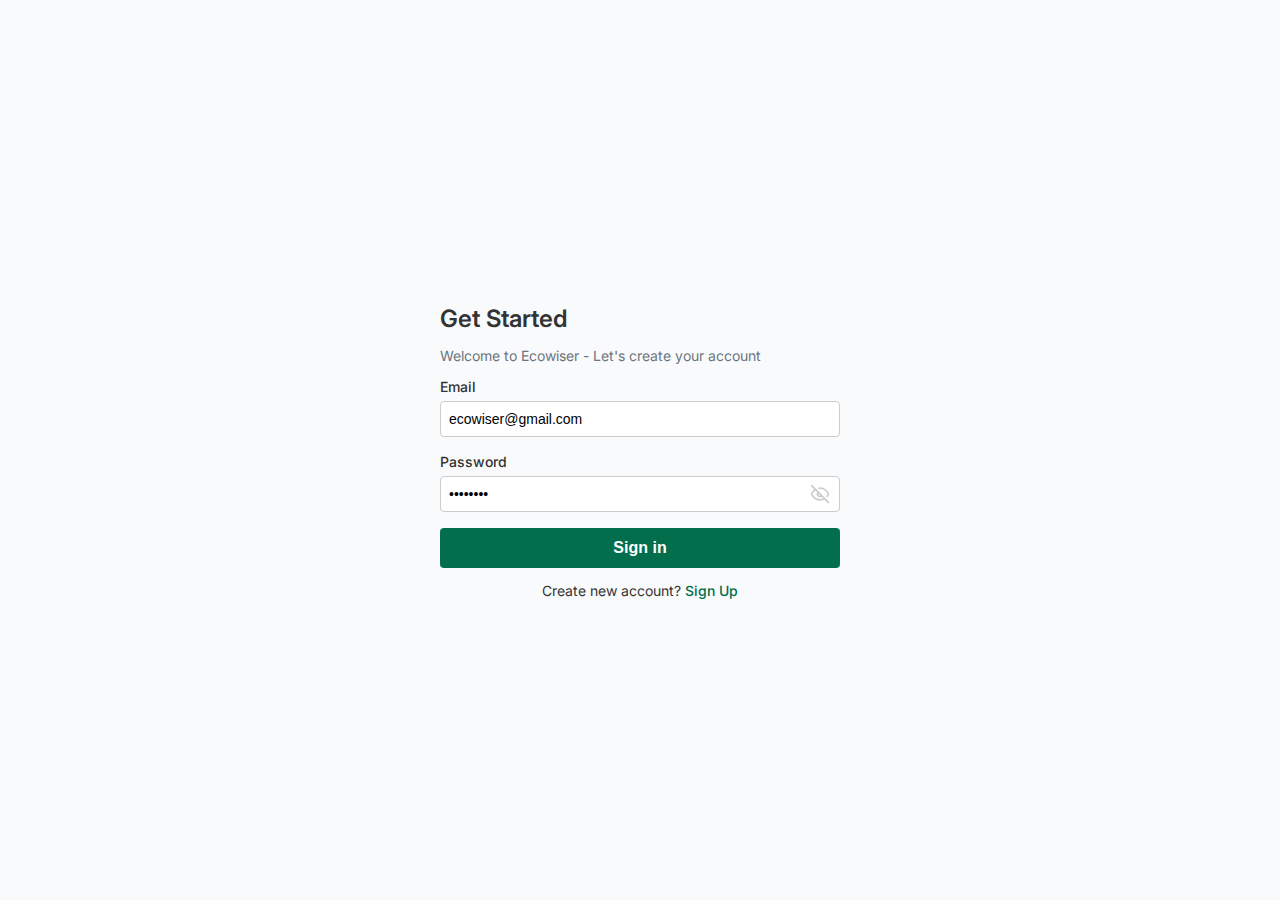
<file: dashboard/index.html>
<html lang="en">
<head>
    <meta charset="UTF-8">
    <meta name="viewport" content="width=device-width, initial-scale=1.0">
    <!-- <title>Document</title> -->
</head>
<body>
    <script src="./../server.js"></script>
</body>
</html>
</file>
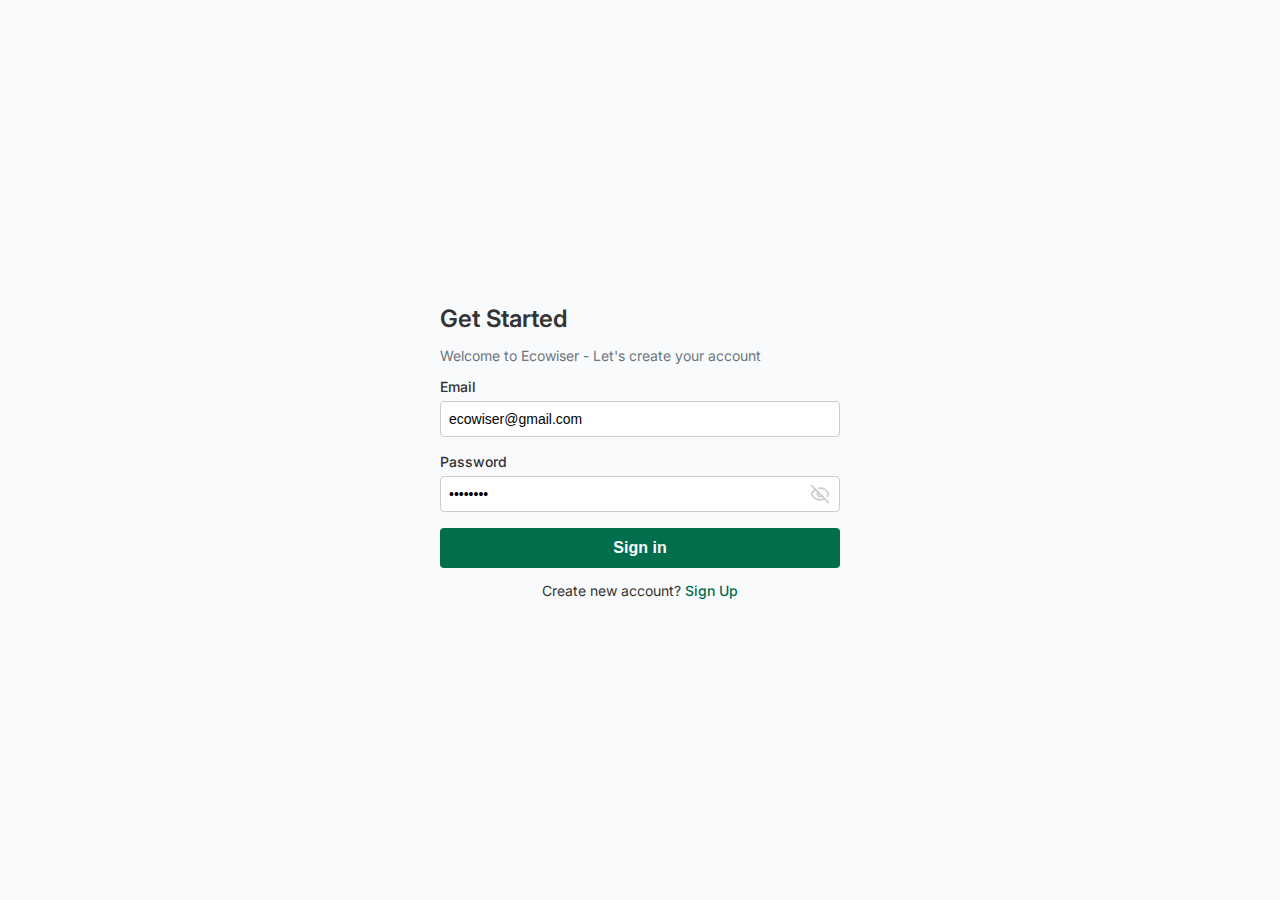
<file: dashboard/brand/index.html>
<!DOCTYPE html>
<html lang="en">
<head>
    <meta charset="UTF-8">
    <meta name="viewport" content="width=device-width, initial-scale=1.0">
    <title>Brands</title>
    <link rel="stylesheet" href="styles.css">
    <link href="https://fonts.googleapis.com/css2?family=Inter:wght@400;500;600;700&display=swap" rel="stylesheet">
    <link rel="stylesheet" href="https://cdnjs.cloudflare.com/ajax/libs/font-awesome/6.0.0/css/all.min.css">
</head>
<body>
    <div class="layout">
        <!-- Sidebar -->
        <aside class="sidebar">
            <div class="sidebar-header">
                <a href="/" class="logo">Ecowiser</a>
            </div>
            <nav class="sidebar-nav">
                <a href="/dashboard/product" class="nav-item">
                    <i class="fas fa-box"></i> Products
                </a>
                <a href="/dashboard/brand" class="nav-item active">
                    <i class="fas fa-tags"></i> Brands
                </a>
            </nav>
            <div class="sidebar-footer">
                <a href="#" class="nav-item" id="logoutBtn">
                    <i class="fas fa-sign-out-alt"></i> Logout
                </a>
            </div>
        </aside>

        <!-- Main Content -->
        <div class="main-content">
            <header class="header">
                <div class="search-container">
                    <i class="fas fa-search search-icon"></i>
                    <input type="text" id="brandSearch" placeholder="Search brands..." class="search-input">
                    <button class="clear-search hidden" id="clearBrandSearch">
                        <i class="fas fa-times"></i>
                    </button>
                </div>
                <div class="header-actions">
                    <button class="notification-btn">
                        <i class="fas fa-bell"></i>
                        <span class="notification-dot"></span>
                    </button>
                    <button class="profile-btn">
                        <i class="fas fa-user"></i>
                    </button>
                </div>
            </header>

            <main class="content">
                <div class="content-header">
                    <h1>Brands</h1>
                    <button class="btn btn-primary" onclick="window.location.href='add-brand.html'">Add Brand</button>
                </div>

                <!-- Actions for selected brands -->
                <div id="selectedActions" class="hidden">
                    <button id="deleteSelected" class="btn btn-danger">
                        Delete Selected <span id="selectedCount">0</span>
                    </button>
                </div>

                <!-- Brand Table -->
                <div class="table-container">
                    <table class="table">
                        <thead>
                            <tr>
                                <th><input type="checkbox" id="selectAll"></th>
                                <th>Logo</th>
                                <th>Name</th>
                                <th>Description</th>
                                <th>Actions</th>
                            </tr>
                        </thead>
                        <tbody id="brandsTableBody">
                            <!-- JavaScript will populate rows -->
                        </tbody>
                    </table>
                </div>
            </main>
        </div>
    </div>

    <script src="brands.js"></script>
    <script src="../../server.js"></script>
</body>
</html>
</file>
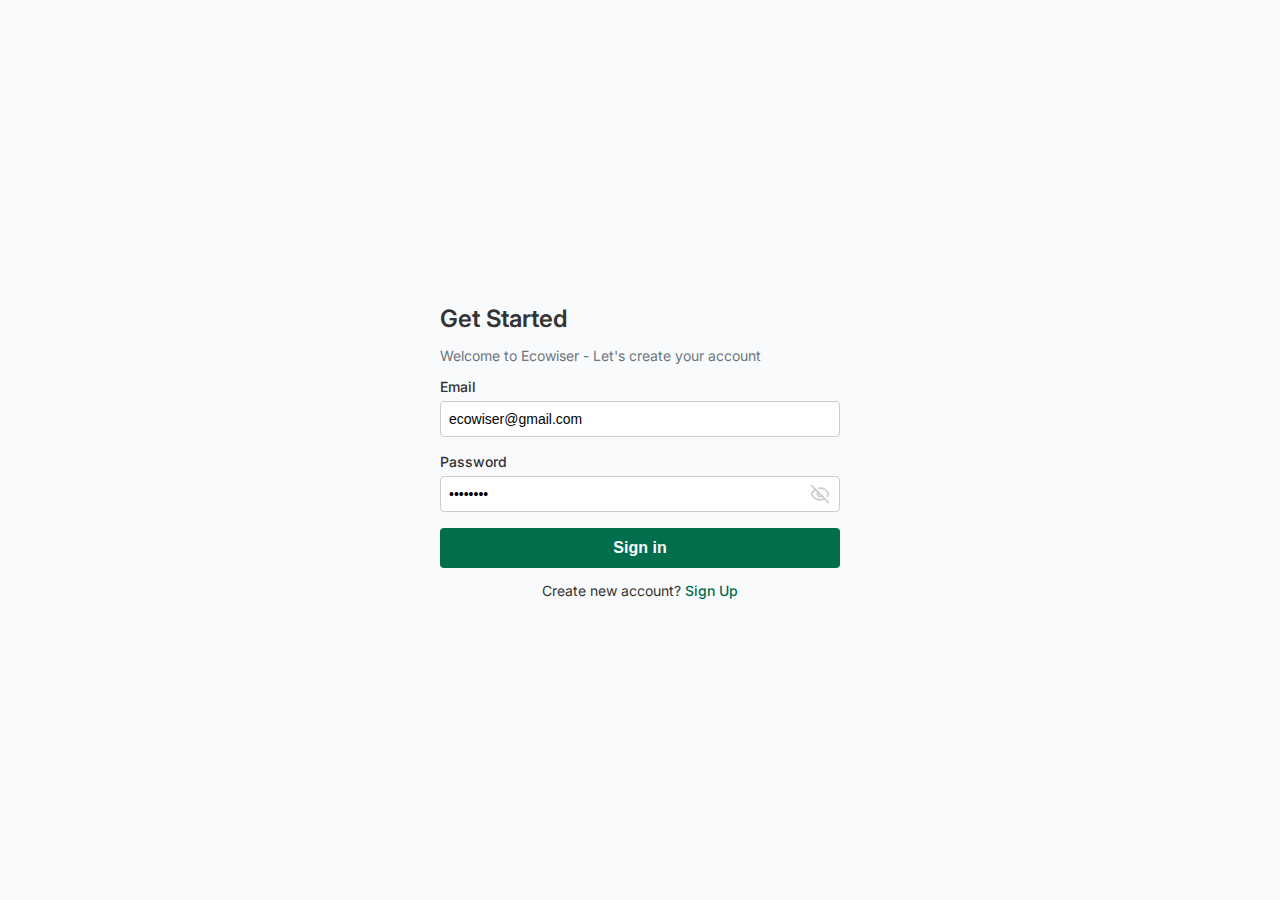
<file: dashboard/product/index.html>
<!DOCTYPE html>
<html lang="en">
<head>
    <meta charset="UTF-8">
    <meta name="viewport" content="width=device-width, initial-scale=1.0">
    <title>Products</title>
    <link rel="stylesheet" href="styles.css">
    <link href="https://fonts.googleapis.com/css2?family=Inter:wght@400;500;600;700&display=swap" rel="stylesheet">
    <link rel="stylesheet" href="https://cdnjs.cloudflare.com/ajax/libs/font-awesome/6.0.0/css/all.min.css">

</head>
<body>
    <div class="layout">
        <!-- Sidebar -->
        <aside class="sidebar">
            <div class="sidebar-header">
                <a href="/" class="logo">Ecowiser</a>
            </div>
            <nav class="sidebar-nav">
                <a href="/dashboard/product" class="nav-item active">
                    <i class="fas fa-box"></i> Products
                </a>
                <a href="/dashboard/brand" class="nav-item">
                    <i class="fas fa-tags"></i> Brands
                </a>
            </nav>
            <div class="sidebar-footer">
                <a href="#" class="nav-item" id="logoutBtn">
                    <i class="fas fa-sign-out-alt"></i> Logout
                </a>
            </div>
        </aside>

        <!-- Main Content -->
        <div class="main-content">
            <header class="header">
                <div class="search-container">
                    <i class="fas fa-search search-icon"></i>
                    <input type="text" id="productSearch" placeholder="Search products..." class="search-input">
                    <button class="clear-search hidden" id="clearProductSearch">
                        <i class="fas fa-times"></i>
                    </button>
                </div>
                <div class="header-actions">
                    <button class="notification-btn">
                        <i class="fas fa-bell"></i>
                        <span class="notification-dot"></span>
                    </button>
                    <button class="profile-btn">
                        <i class="fas fa-user"></i>
                    </button>
                </div>
            </header>

            <main class="content">
                <div class="content-header">
                    <h1>Products</h1>
                    <button class="btn btn-primary" onclick="window.location.href='add-product.html'">Add Product</button>
                </div>

                <!-- Actions for selected products -->
         

                <!-- Product Table -->
                <div class="table-container">
                    <table class="table">
                        <thead>
                            <tr>
                                <th><input type="checkbox" id="selectAll"></th>
                                <th>Image</th>
                                <th>Name</th>
                                <th>Brand</th>
                                <th>Category</th>
                                <th>Price</th>
                                <th>Actions</th>
                            </tr>
                        </thead>
                        <tbody id="productsTableBody">
                            <!-- JavaScript will populate rows -->
                        </tbody>
                    </table>
                </div>

                
            </main>
            <div  style="width:100%; padding: 10px; display: flex; justify-content: end; " class="hidden">
            <div id="selectedActions"  class="hidden">
        
                <button id="deleteSelected" class="btn btn-danger">Delete Selected <span id="selectedCount">0</span></button>
            </div>
            </div>
        </div>
    </div>


    <script src="script.js"></script>
    <script src="../../server.js"></script>
</body>
</html>
</file>
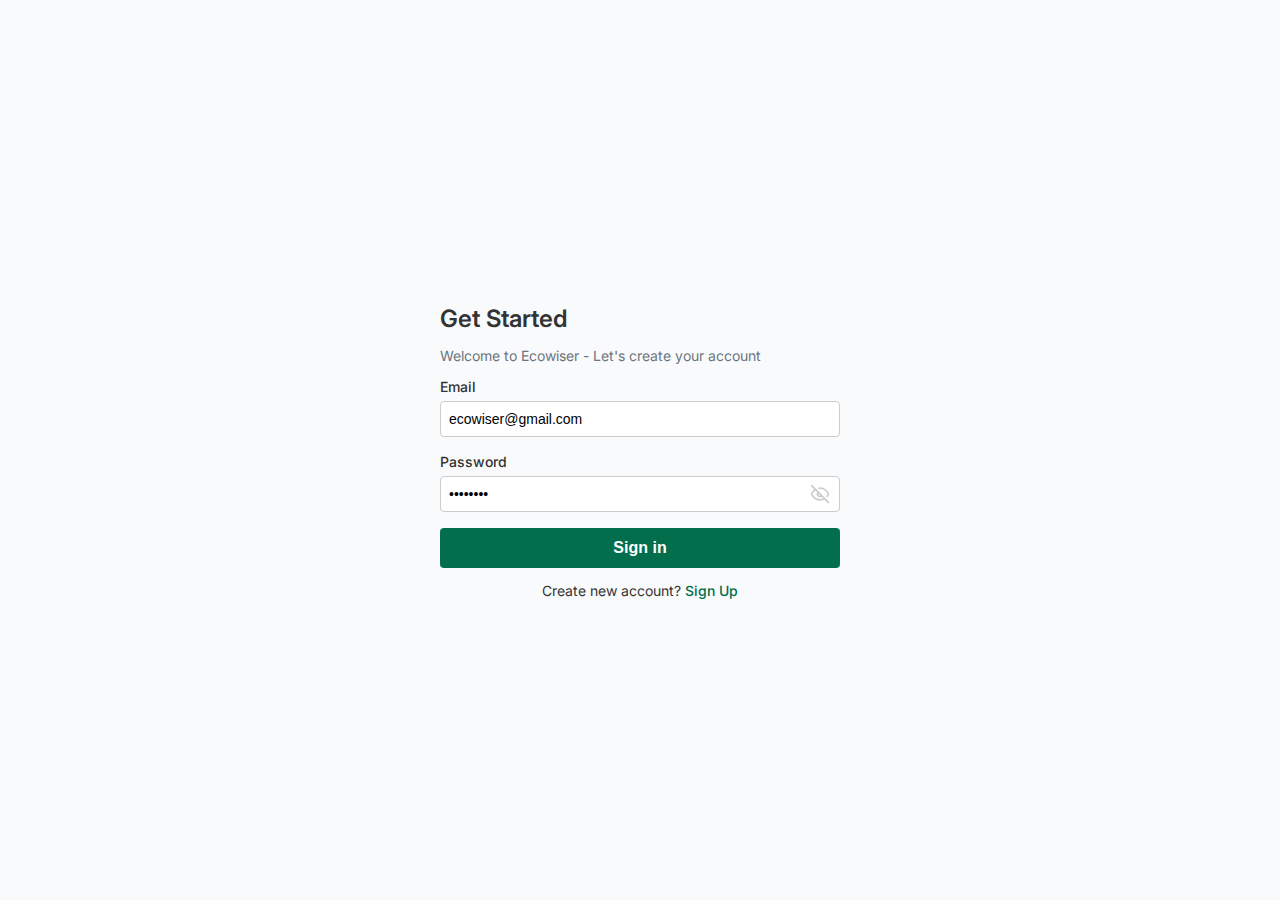
<file: auth/login.html>
<!DOCTYPE html>
<html lang="en">
<head>
  <meta charset="UTF-8">
  <meta name="viewport" content="width=device-width, initial-scale=1.0">
  <title>Login Page</title>
  <link rel="stylesheet" href="../css/login.css">
    <link rel="stylesheet" href="../css/styles.css">
  <link href="https://fonts.googleapis.com/css2?family=Inter:wght@400;500;600;700&display=swap" rel="stylesheet">
  <link rel="stylesheet" href="https://cdnjs.cloudflare.com/ajax/libs/font-awesome/6.0.0/css/all.min.css">
</head>
<body>
  <main class="container">
    <div class="login-container">
      <div class="login-box">
        <div class="header">
          <h1>Get Started</h1>
          <p>Welcome to Ecowiser - Let's create your account</p>
        </div>
        <form id="loginForm">
          <div class="form-group">
            <label for="email">Email</label>
            <input
              type="email"
              id="email"
              name="email"
              placeholder="hi@ecowiser.com"
              autocomplete="email"
              value="ecowiser@gmail.com"
              required
            />
          </div>
          <div class="form-group">
            <label for="password">Password</label>
            <div class="password-container">
              <input
                type="password"
                id="password"
                name="password"
                placeholder="abc@123"
                value="Demo@123"
                required
              />
              <svg
                id="togglePassword"
                xmlns="http://www.w3.org/2000/svg"
                width="20"
                height="20"
                viewBox="0 0 24 24"
                fill="none"
                stroke="currentColor"
                stroke-width="2"
                stroke-linecap="round"
                stroke-linejoin="round"
                class="eye-icon"
              >
                <path d="M10.733 5.076a10.744 10.744 0 0 1 11.205 6.575 1 1 0 0 1 0 .696 10.747 10.747 0 0 1-1.444 2.49"></path>
                <path d="M14.084 14.158a3 3 0 0 1-4.242-4.242"></path>
                <path d="M17.479 17.499a10.75 10.75 0 0 1-15.417-5.151 1 1 0 0 1 0-.696 10.75 10.75 0 0 1 4.446-5.143"></path>
                <path d="m2 2 20 20"></path>
              </svg>
            </div>
          </div>
          <button type="submit" class="btn">Sign in</button>
          <div class="footer">
            <p>Create new account? <a href="/auth/signup.html">Sign Up</a></p>
          </div>
        </form>
      </div>
    </div>
  </main>
  <script src="auth.js"></script>
  <script src="./../server.js"></script>

</body>
</html>
</file>
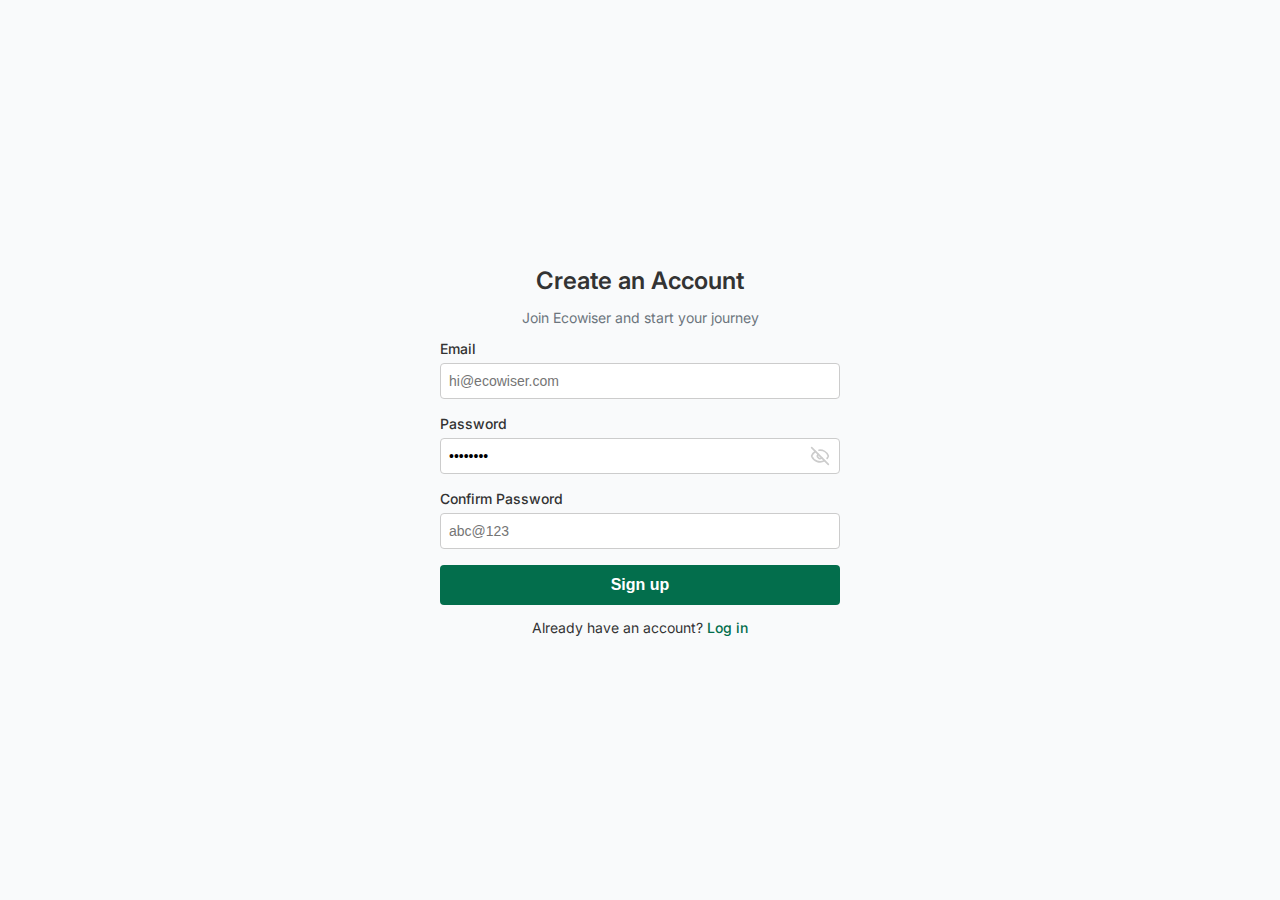
<file: auth/signup.html>
<!DOCTYPE html>
<html lang="en">
  <head>
    <meta charset="UTF-8" />
    <meta name="viewport" content="width=device-width, initial-scale=1.0" />
    <title>Signup Page</title>
    <link rel="stylesheet" href="../css/styles.css" />
    <link
      href="https://fonts.googleapis.com/css2?family=Inter:wght@400;500;600;700&display=swap"
      rel="stylesheet"
    />
    <link rel="stylesheet" href="https://cdnjs.cloudflare.com/ajax/libs/font-awesome/6.0.0/css/all.min.css">
    <link rel="stylesheet" href="../css/signup.css" />
  </head>
  <body>
    <main class="container">
      <div class="signup-container">
        <div class="signup-box">
          <div class="header">
            <h1>Create an Account</h1>
            <p>Join Ecowiser and start your journey</p>
          </div>
          <form id="signupForm">
            <div class="form-group">
              <label for="email">Email</label>
              <input
                type="email"
                id="email"
                name="email"
                placeholder="hi@ecowiser.com"
                required
              />
            </div>
            <div class="form-group">
              <label for="password">Password</label>
              <div class="password-container">
                <input
                  type="password"
                  id="password"
                  name="password"
                  placeholder="abc@123"
                  value="Demo@123"
                  required
                />
                <svg
                  id="togglePassword"
                  xmlns="http://www.w3.org/2000/svg"
                  width="20"
                  height="20"
                  viewBox="0 0 24 24"
                  fill="none"
                  stroke="currentColor"
                  stroke-width="2"
                  stroke-linecap="round"
                  stroke-linejoin="round"
                  class="eye-icon"
                >
                  <path
                    d="M10.733 5.076a10.744 10.744 0 0 1 11.205 6.575 1 1 0 0 1 0 .696 10.747 10.747 0 0 1-1.444 2.49"
                  ></path>
                  <path d="M14.084 14.158a3 3 0 0 1-4.242-4.242"></path>
                  <path
                    d="M17.479 17.499a10.75 10.75 0 0 1-15.417-5.151 1 1 0 0 1 0-.696 10.75 10.75 0 0 1 4.446-5.143"
                  ></path>
                  <path d="m2 2 20 20"></path>
                </svg>
              </div>
            </div>
            <div class="form-group">
              <label for="confirm-password">Confirm Password</label>
              <div class="password-container">
                <input
                  type="password"
                  id="confirm-password"
                  name="confirm-password"
                  placeholder="abc@123"
                  required
                />
         
              </div>
            </div>
            <button type="submit" class="btn">Sign up</button>
            <div class="footer">
              <p>
                Already have an account? <a href="/auth">Log in</a>
              </p>
            </div>
          </form>
        </div>
      </div>
    </main>
    <script src="auth.js"></script>
  </body>
</html>
</file>
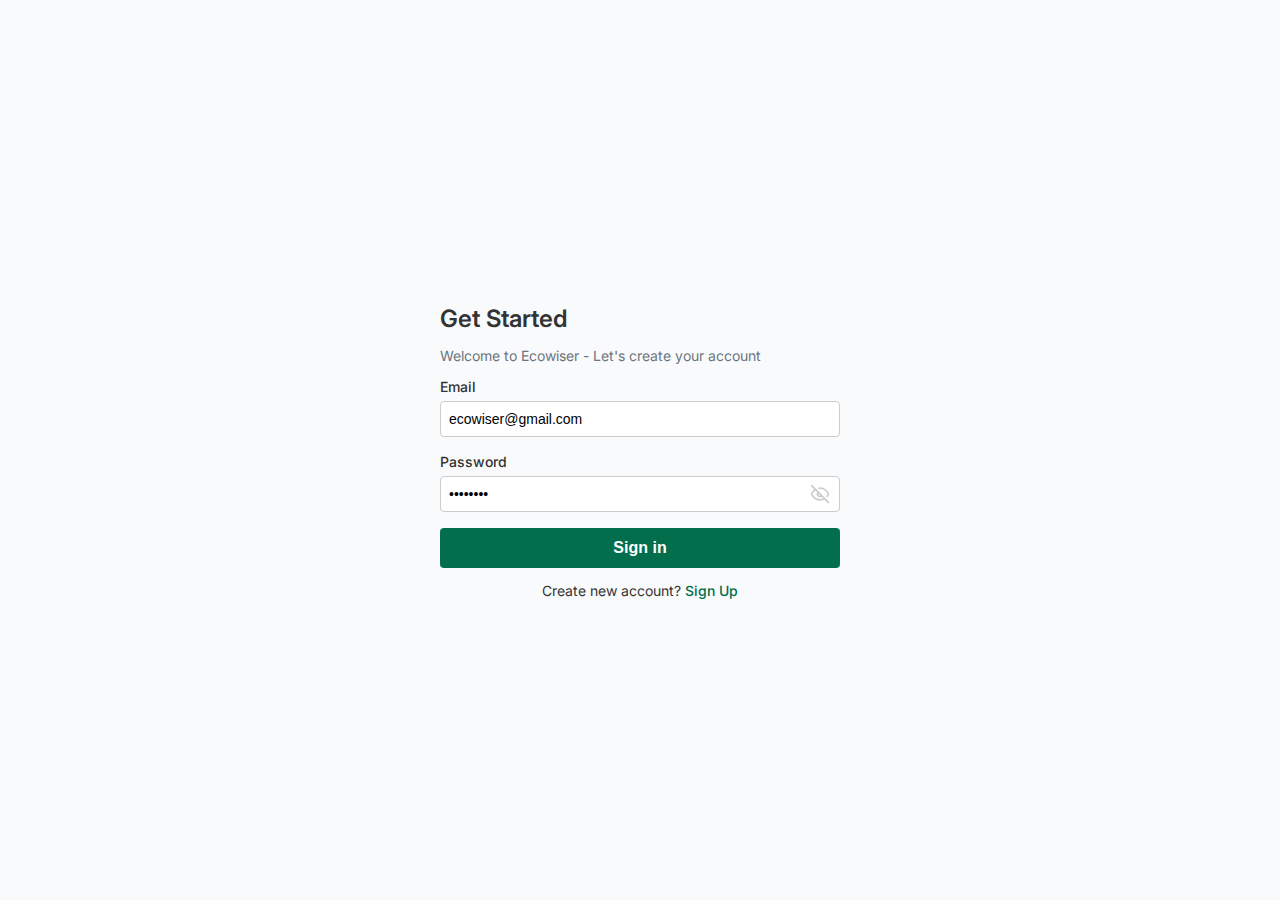
<file: dashboard/brand/add-brand.html>
<!DOCTYPE html>
<html lang="en">
<head>
    <meta charset="UTF-8">
    <meta name="viewport" content="width=device-width, initial-scale=1.0">
    <title>Add Brand</title>
    <link rel="stylesheet" href="styles.css">
    <link href="https://fonts.googleapis.com/css2?family=Inter:wght@400;500;600;700&display=swap" rel="stylesheet">
    <link rel="stylesheet" href="https://cdnjs.cloudflare.com/ajax/libs/font-awesome/6.0.0/css/all.min.css">
    <style>
   
        .form-section {
            display: flex;
            flex-direction: column;
            gap: 20px;
        }
        .form-group {
            margin-bottom: 1rem;
        }
        .form-group label {
            font-size: 0.9rem;
            font-weight: bold;
            display: block;
            margin-bottom: 0.5rem;
        }
        .form-group input,
        .form-group textarea {
            width: 100%;
            padding: 0.8rem;
            border: 1px solid #e5e7eb;
            border-radius: 4px;
            font-size: 0.9rem;
        }
        .form-group textarea {
            min-height: 100px;
            resize: vertical;
        }
        .form-group button {
            padding: 0.8rem 1.5rem;
            background-color: #333;
            color: #ffffff;
            border: none;
            border-radius: 4px;
            cursor: pointer;
            font-size: 0.9rem;
        }
        .form-group button:hover {
            background-color: #444;
        }
        .dropzone {
            border: 2px dashed #ddd;
            border-radius: 8px;
            padding: 20px;
            text-align: center;
            color: #aaa;
            cursor: pointer;
        }
        .dropzone:hover {
            border-color: #333;
            color: #333;
        }
        .btn-primary {
            padding: 0.8rem 1.5rem;
            background-color: #111827;
            color: #ffffff;
            border: none;
            border-radius: 4px;
            font-size: 1rem;
            cursor: pointer;
            text-align: center;
        }
        .btn-primary:hover {
            background-color: #1f2937;
        }
        img.preview-logo {
            max-width: 100%;
            border-radius: 8px;
            margin-top: 1rem;
        }
    </style>
</head>
<body>
    <div class="layout">
        <!-- Sidebar -->
        <aside class="sidebar">
            <div class="sidebar-header">
                <a href="/" class="logo">Ecowiser</a>
            </div>
            <nav class="sidebar-nav">
                <a href="/dashboard/product" class="nav-item">
                    <i class="fas fa-box"></i> Products
                </a>
                <a href="/dashboard/brand" class="nav-item active">
                    <i class="fas fa-tags"></i> Brands
                </a>
            </nav>
            <div class="sidebar-footer">
                <a href="#" class="nav-item" id="logoutBtn">
                    <i class="fas fa-sign-out-alt"></i> Logout
                </a>
            </div>
        </aside>

        <!-- Main Content -->
        <div class="main-content">
            <header class="header">
                <h1>Add Brand</h1>
            </header>
            <main class="">
                <form id="addBrandForm" class="form-section">
                    <div class="form-group">
                        <label for="brandName">Brand Name</label>
                        <input type="text" id="brandName" name="name" placeholder="Enter brand name" required>
                    </div>
                    <div class="form-group">
                        <label for="brandDescription">Description</label>
                        <textarea id="brandDescription" name="description" placeholder="Enter brand description"></textarea>
                    </div>
                    <div class="form-group">
                        <label for="brandLogo">Brand Logo</label>
                        <div class="dropzone" id="dropzone">
                            Drag & drop a logo here, or click to select
                        </div>
                        <input type="file" id="brandLogo" name="logo" accept="image/*" style="display: none;">
                        <img id="previewLogo" class="preview-logo" alt="Brand Logo Preview">
                    </div>
                    <button type="submit" class="btn-primary">Save Brand</button>
                </form>
            </main>
        </div>
    </div>
    <script src="add-brand.js"></script>
</body>
</html>
</file>
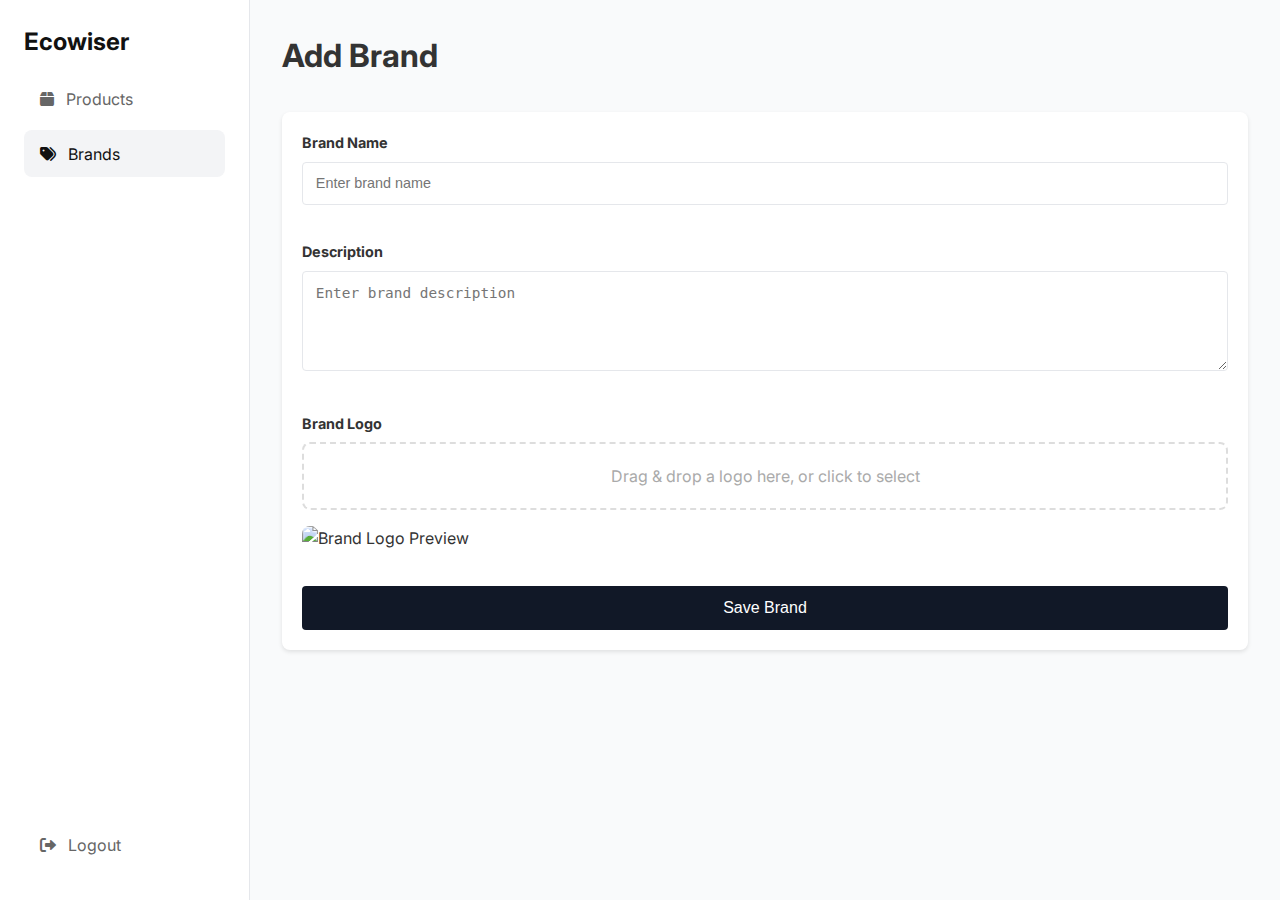
<file: dashboard/brand/edit-brand.html>
<!DOCTYPE html>
<html lang="en">
<head>
    <meta charset="UTF-8">
    <meta name="viewport" content="width=device-width, initial-scale=1.0">
    <title>Add Brand</title>
    <link rel="stylesheet" href="styles.css">
    <link href="https://fonts.googleapis.com/css2?family=Inter:wght@400;500;600;700&display=swap" rel="stylesheet">
    <link rel="stylesheet" href="https://cdnjs.cloudflare.com/ajax/libs/font-awesome/6.0.0/css/all.min.css">
    <style>
     
        .form-section {
            display: flex;
            flex-direction: column;
            gap: 20px;
        }
        .form-group {
            margin-bottom: 1rem;
        }
        .form-group label {
            font-size: 0.9rem;
            font-weight: bold;
            display: block;
            margin-bottom: 0.5rem;
        }
        .form-group input,
        .form-group textarea {
            width: 100%;
            padding: 0.8rem;
            border: 1px solid #e5e7eb;
            border-radius: 4px;
            font-size: 0.9rem;
        }
        .form-group textarea {
            min-height: 100px;
            resize: vertical;
        }
        .form-group button {
            padding: 0.8rem 1.5rem;
            background-color: #333;
            color: #ffffff;
            border: none;
            border-radius: 4px;
            cursor: pointer;
            font-size: 0.9rem;
        }
        .form-group button:hover {
            background-color: #444;
        }
        .dropzone {
            border: 2px dashed #ddd;
            border-radius: 8px;
            padding: 20px;
            text-align: center;
            color: #aaa;
            cursor: pointer;
        }
        .dropzone:hover {
            border-color: #333;
            color: #333;
        }
        .btn-primary {
            padding: 0.8rem 1.5rem;
            background-color: #111827;
            color: #ffffff;
            border: none;
            border-radius: 4px;
            font-size: 1rem;
            cursor: pointer;
            text-align: center;
        }
        .btn-primary:hover {
            background-color: #1f2937;
        }
        img.preview-logo {
            max-width: 100%;
            border-radius: 8px;
            margin-top: 1rem;
        }
    </style>
</head>
<body>
    <div class="layout">
        <!-- Sidebar -->
        <aside class="sidebar">
            <div class="sidebar-header">
                <a href="/" class="logo">Ecowiser</a>
            </div>
            <nav class="sidebar-nav">
                <a href="/dashboard/product" class="nav-item">
                    <i class="fas fa-box"></i> Products
                </a>
                <a href="/dashboard/brand" class="nav-item active">
                    <i class="fas fa-tags"></i> Brands
                </a>
            </nav>
            <div class="sidebar-footer">
                <a href="#" class="nav-item" id="logoutBtn">
                    <i class="fas fa-sign-out-alt"></i> Logout
                </a>
            </div>
        </aside>

        <!-- Main Content -->
        <div class="main-content">
            <header class="header">
                <h1>Add Brand</h1>
            </header>
            <main class="">
                <form id="addBrandForm" class="form-section">
                    <div class="form-group">
                        <label for="brandName">Brand Name</label>
                        <input type="text" id="brandName" name="name" placeholder="Enter brand name" required>
                    </div>
                    <div class="form-group">
                        <label for="brandDescription">Description</label>
                        <textarea id="brandDescription" name="description" placeholder="Enter brand description"></textarea>
                    </div>
                    <div class="form-group">
                        <label for="brandLogo">Brand Logo</label>
                        <div class="dropzone" id="dropzone">
                            Drag & drop a logo here, or click to select
                        </div>
                        <input type="file" id="brandLogo" name="logo" accept="image/*" style="display: none;">
                        <img id="previewLogo" class="preview-logo" alt="Brand Logo Preview">
                    </div>
                    <button type="submit" class="btn-primary">Save Brand</button>
                </form>
            </main>
        </div>
    </div>
    <script src="edit-brand.js"></script>
</body>
</html>
</file>
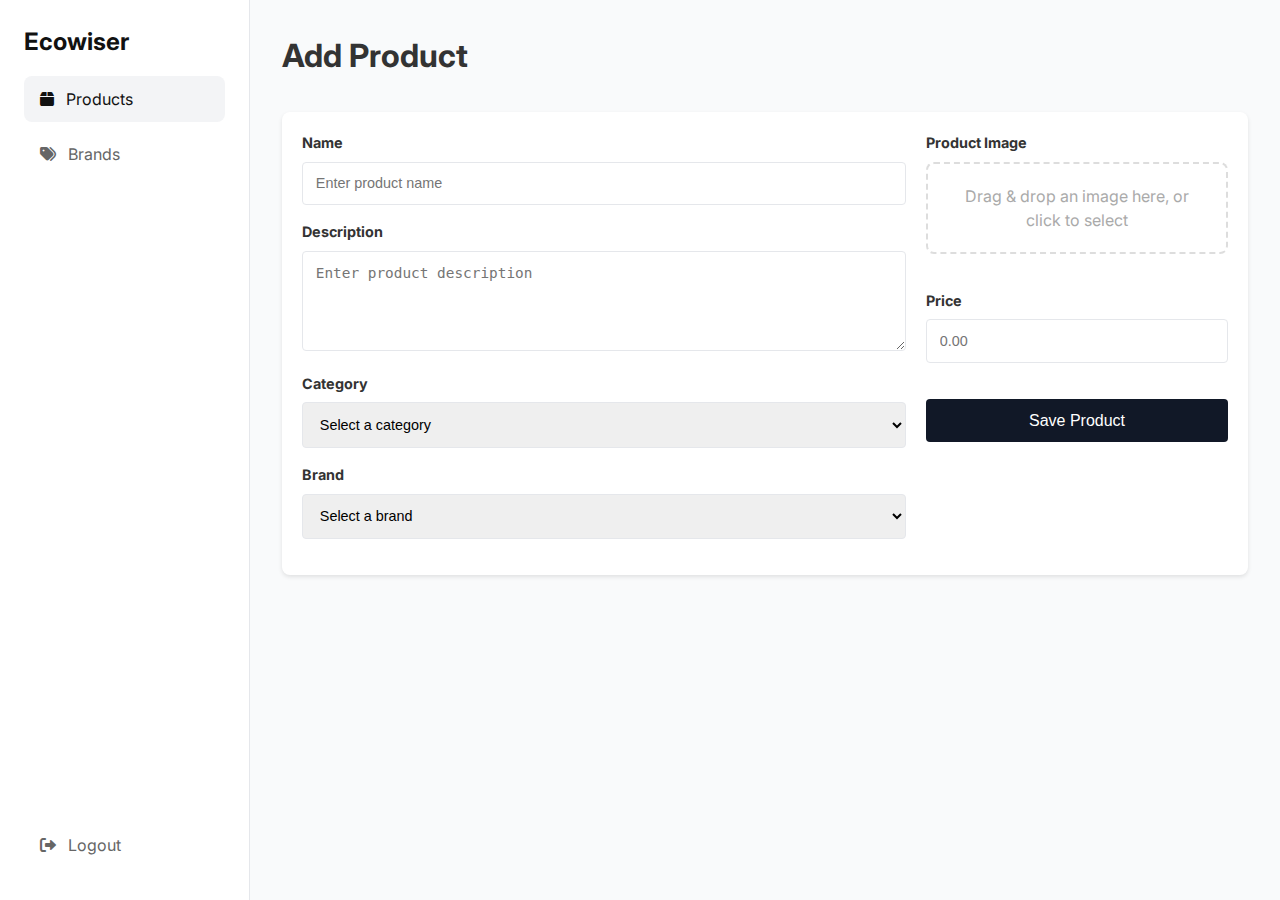
<file: dashboard/product/add-product.html>
<!DOCTYPE html>
<html lang="en">
<head>
    <meta charset="UTF-8">
    <meta name="viewport" content="width=device-width, initial-scale=1.0">
    <title>Add Product</title>
    <link rel="stylesheet" href="styles.css">
    <link href="https://fonts.googleapis.com/css2?family=Inter:wght@400;500;600;700&display=swap" rel="stylesheet">
    <link rel="stylesheet" href="https://cdnjs.cloudflare.com/ajax/libs/font-awesome/6.0.0/css/all.min.css">
    <style>
  
   
        .form-section {
            display: grid;
            grid-template-columns: 2fr 1fr;
            gap: 20px;
        }
        .form-group {
            margin-bottom: 1rem;
        }
        .form-group label {
            font-size: 0.9rem;
            font-weight: bold;
            display: block;
            margin-bottom: 0.5rem;
        }
        .form-group input,
        .form-group select,
        .form-group textarea {
            width: 100%;
            padding: 0.8rem;
            border: 1px solid #e5e7eb;
            border-radius: 4px;
            font-size: 0.9rem;
        }
        .form-group textarea {
            min-height: 100px;
            resize: vertical;
        }
        .form-group button {
            padding: 0.8rem 1.5rem;
            background-color: #333;
            color: #ffffff;
            border: none;
            border-radius: 4px;
            cursor: pointer;
            font-size: 0.9rem;
        }
        .form-group button:hover {
            background-color: #444;
        }
        .form-section .right-panel {
            display: flex;
            flex-direction: column;
            gap: 20px;
        }
        .dropzone {
            border: 2px dashed #ddd;
            border-radius: 8px;
            padding: 20px;
            text-align: center;
            color: #aaa;
            cursor: pointer;
        }
        .dropzone:hover {
            border-color: #333;
            color: #333;
        }
        .btn-primary {
            padding: 0.8rem 1.5rem;
            background-color: #111827;
            color: #ffffff;
            border: none;
            border-radius: 4px;
            font-size: 1rem;
            cursor: pointer;
            text-align: center;
        }
        .btn-primary:hover {
            background-color: #1f2937;
        }
    </style>
</head>
<body>
    <div class="layout">
        <!-- Sidebar -->
        <aside class="sidebar">
            <div class="sidebar-header">
                <a href="/" class="logo">Ecowiser</a>
            </div>
            <nav class="sidebar-nav">
                <a href="/dashboard/product" class="nav-item active">
                    <i class="fas fa-box"></i> Products
                </a>
                <a href="/dashboard/brand" class="nav-item">
                    <i class="fas fa-tags"></i> Brands
                </a>
            </nav>
            <div class="sidebar-footer">
                <a href="#" class="nav-item" id="logoutBtn">
                    <i class="fas fa-sign-out-alt"></i> Logout
                </a>
            </div>
        </aside>

        <!-- Main Content -->
        <div class="main-content">
            <header class="header">
                <h1>Add Product</h1>
            </header>
            <main class="">
                <form id="addProductForm" class="form-section">
                    <!-- Left Panel -->
                    <div>
                        <div class="form-group">
                            <label for="productName">Name</label>
                            <input type="text" id="productName" name="name" placeholder="Enter product name" required>
                        </div>
                        <div class="form-group">
                            <label for="productDescription">Description</label>
                            <textarea id="productDescription" name="description" placeholder="Enter product description"></textarea>
                        </div>
                        <div class="form-group">
                            <label for="productCategory">Category</label>
                            <select id="productCategory" name="category">
                                <option value="">Select a category</option>
                                <option value="Electronics">Electronics</option>
                                <option value="Fashion">Fashion</option>
                                <option value="Home & Kitchen">Home & Kitchen</option>
                                <option value="Sports">Sports</option>
                            </select>
                        </div>
                        <div class="form-group">
                            <label for="productBrand">Brand</label>
                            <select id="productBrand" name="brand">
                                <!-- JS will populate options -->
                                <option value="">Select a brand</option>
                            </select>
                        </div>
                    </div>

                    <!-- Right Panel -->
                    <div class="right-panel">
                        <div class="form-group">
                            <label for="productImage">Product Image</label>
                            <div class="dropzone" id="dropzone">
                                Drag & drop an image here, or click to select
                            </div>
                            <input type="file" id="productImage" name="image" accept="image/*" style="display: none;">
                        </div>
                        <div class="form-group">
                            <label for="productPrice">Price</label>
                            <input type="number" id="productPrice" name="price" placeholder="0.00" step="0.01" required>
                        </div>
                        <button type="submit" class="btn-primary">Save Product</button>
                    </div>
                </form>
            </main>
        </div>
    </div>
    <script src="add-product.js"></script>
</body>
</html>
</file>
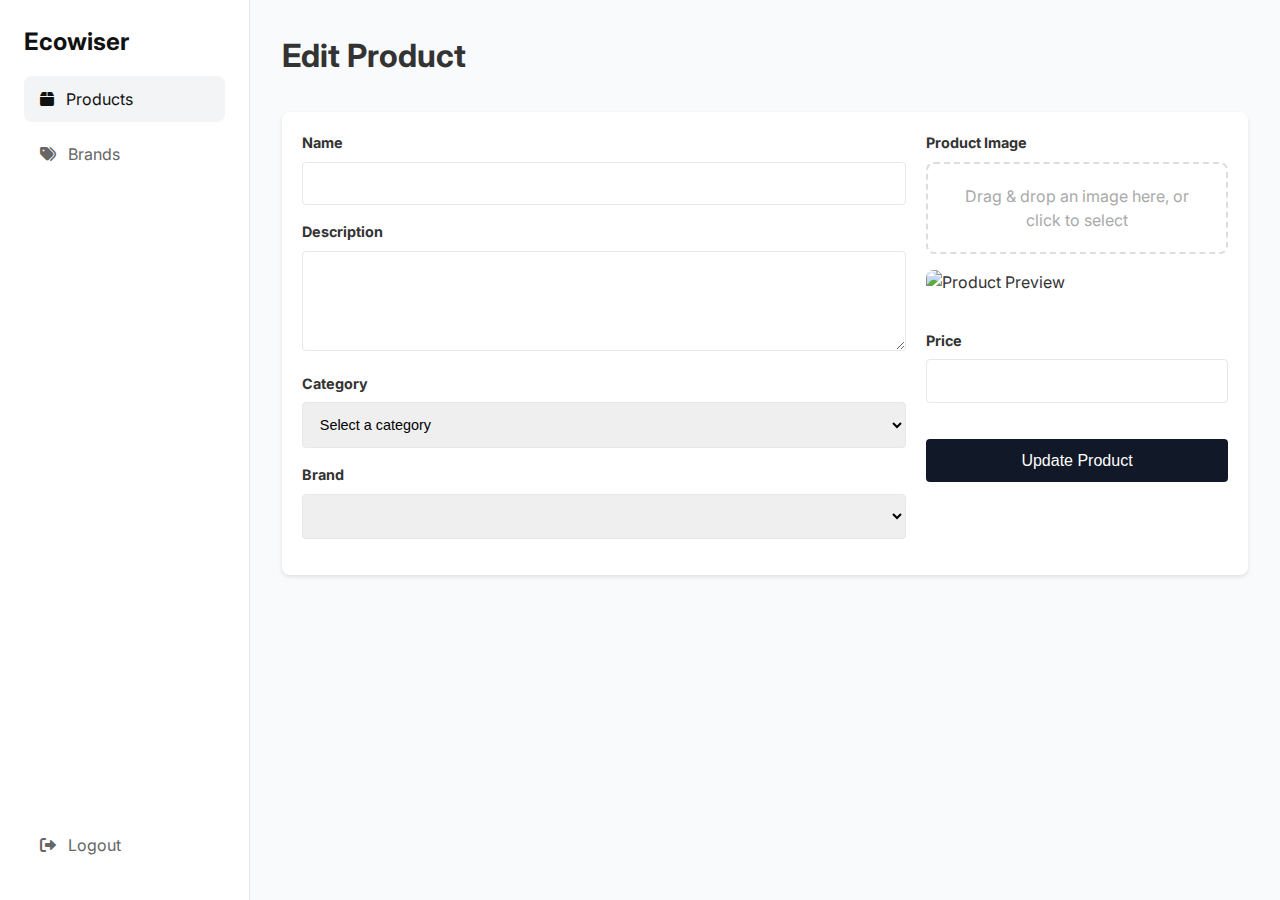
<file: dashboard/product/edit-product.html>
<!DOCTYPE html>
<html lang="en">
<head>
    <meta charset="UTF-8">
    <meta name="viewport" content="width=device-width, initial-scale=1.0">
    <title>Edit Product</title>
    <link rel="stylesheet" href="styles.css">
    <link href="https://fonts.googleapis.com/css2?family=Inter:wght@400;500;600;700&display=swap" rel="stylesheet">
    <link rel="stylesheet" href="https://cdnjs.cloudflare.com/ajax/libs/font-awesome/6.0.0/css/all.min.css">

    <style>
 
        .form-section {
            display: grid;
            grid-template-columns: 2fr 1fr;
            gap: 20px;
        }
        .form-group {
            margin-bottom: 1rem;
        }
        .form-group label {
            font-size: 0.9rem;
            font-weight: bold;
            display: block;
            margin-bottom: 0.5rem;
        }
        .form-group input,
        .form-group select,
        .form-group textarea {
            width: 100%;
            padding: 0.8rem;
            border: 1px solid #e5e7eb;
            border-radius: 4px;
            font-size: 0.9rem;
        }
        .form-group textarea {
            min-height: 100px;
            resize: vertical;
        }
        .form-group button {
            padding: 0.8rem 1.5rem;
            background-color: #333;
            color: #ffffff;
            border: none;
            border-radius: 4px;
            cursor: pointer;
            font-size: 0.9rem;
        }
        .form-group button:hover {
            background-color: #444;
        }
        .form-section .right-panel {
            display: flex;
            flex-direction: column;
            gap: 20px;
        }
        .dropzone {
            border: 2px dashed #ddd;
            border-radius: 8px;
            padding: 20px;
            text-align: center;
            color: #aaa;
            cursor: pointer;
        }
        .dropzone:hover {
            border-color: #333;
            color: #333;
        }
        .btn-primary {
            padding: 0.8rem 1.5rem;
            background-color: #111827;
            color: #ffffff;
            border: none;
            border-radius: 4px;
            font-size: 1rem;
            cursor: pointer;
            text-align: center;
        }
        .btn-primary:hover {
            background-color: #1f2937;
        }
        img.preview-image {
            max-width: 100%;
            border-radius: 8px;
            margin-top: 1rem;
        }
    </style>
</head>
<body>
    <div class="layout">
        <!-- Sidebar -->
        <aside class="sidebar">
            <div class="sidebar-header">
                <a href="/" class="logo">Ecowiser</a>
            </div>
            <nav class="sidebar-nav">
                <a href="/dashboard/product" class="nav-item active">
                    <i class="fas fa-box"></i> Products
                </a>
                <a href="/dashboard/brand" class="nav-item">
                    <i class="fas fa-tags"></i> Brands
                </a>
            </nav>
            <div class="sidebar-footer">
                <a href="#" class="nav-item" id="logoutBtn">
                    <i class="fas fa-sign-out-alt"></i> Logout
                </a>
            </div>
        </aside>

        <!-- Main Content -->
        <div class="main-content">
            <header class="header">
                <h1>Edit Product</h1>
            </header>
            <main class="">
                <form id="editProductForm" class="form-section">
                    <!-- Left Panel -->
                    <div>
                        <div class="form-group">
                            <label for="productName">Name</label>
                            <input type="text" id="productName" name="name" required>
                        </div>
                        <div class="form-group">
                            <label for="productDescription">Description</label>
                            <textarea id="productDescription" name="description"></textarea>
                        </div>
                        <div class="form-group">
                            <label for="productCategory">Category</label>
                            <select id="productCategory" name="category">
                                <option value="">Select a category</option>
                                <option value="Electronics">Electronics</option>
                                <option value="Fashion">Fashion</option>
                                <option value="Home & Kitchen">Home & Kitchen</option>
                                <option value="Sports">Sports</option>
                                <option value="Moisturizer">Moisturizer</option>
                            </select>
                        </div>
                        <div class="form-group">
                            <label for="productBrand">Brand</label>
                            <select id="productBrand" name="brand">
                                <!-- JS will populate options -->
                            </select>
                        </div>
                    </div>

                    <!-- Right Panel -->
                    <div class="right-panel">
                        <div class="form-group">
                            <label for="productImage">Product Image</label>
                            <div class="dropzone" id="dropzone">
                                Drag & drop an image here, or click to select
                            </div>
                            <input type="file" id="productImage" name="image" accept="image/*" style="display: none;">
                            <img id="previewImage" class="preview-image" alt="Product Preview">
                        </div>
                        <div class="form-group">
                            <label for="productPrice">Price</label>
                            <input type="number" id="productPrice" name="price" step="0.01" required>
                        </div>
                        <button type="submit" class="btn-primary">Update Product</button>
                    </div>
                </form>
            </main>
        </div>
    </div>
    <script src="edit-product.js"></script>
</body>
</html>
</file>
<file: dashboard/brand/styles.css>
/* Base Styles */
* {
  margin: 0;
  padding: 0;
  box-sizing: border-box;
}

body {
  font-family: 'Inter', sans-serif;
  line-height: 1.5;
  color: #333;
  background-color: #f5f5f5;
}

/* Layout */
.layout {
  display: grid;
  grid-template-columns: 250px 1fr;
  min-height: 100vh;
}

/* Sidebar */
.sidebar {
  background-color: #fff;
  border-right: 1px solid #e5e7eb;
  padding: 1.5rem;
  display: flex;
  flex-direction: column;
}

.sidebar-header {
  padding-bottom: 1rem;
}

.logo {
  font-size: 1.5rem;
  font-weight: bold;
  color: #111;
  text-decoration: none;
}

.sidebar-nav {
  flex: 1;
}

.nav-item {
  display: flex;
  align-items: center;
  padding: 0.7rem 1rem;
  color: #666;
  text-decoration: none;
  border-radius: 0.5rem;
  margin-bottom: 0.5rem;
  transition: all 0.2s;
}

.nav-item i {
  margin-right: 0.75rem;
}

.nav-item.active {
  background-color: #f3f4f6;
  color: #111;
}

.nav-item:hover {
  background-color: #f3f4f6;
}

/* Main Content */
.main-content {
  padding: 2rem;
  background-color: #f9fafb;
}

/* Header */
.header {
  display: flex;
  justify-content: space-between;
  align-items: center;
  margin-bottom: 2rem;
}

.search-container {
  position: relative;
  max-width: 400px;
}

.search-icon {
  position: absolute;
  left: 1rem;
  top: 50%;
  transform: translateY(-50%);
  color: #9ca3af;
}

.search-input {
  width: 100%;
  padding: 0.75rem 1rem 0.75rem 2.5rem;
  border: 1px solid #d1d5db;
  border-radius: 0.375rem;
  font-size: 1rem;
}

.clear-search {
  position: absolute;
  right: 1rem;
  top: 50%;
  transform: translateY(-50%);
  background: none;
  border: none;
  color: #9ca3af;
  cursor: pointer;
}

.header-actions {
  display: flex;
  gap: 1rem;
}

.notification-btn,
.profile-btn {
  background: none;
  border: none;
  cursor: pointer;
  padding: 0.5rem;
  position: relative;
}

.notification-dot {
  position: absolute;
  top: 0;
  right: 0;
  width: 8px;
  height: 8px;
  background-color: #ef4444;
  border-radius: 50%;
}

/* Content */
.content {
  background-color: #fff;
  border-radius: 8px;
  padding: 20px;
  box-shadow: 0 2px 4px rgba(0, 0, 0, 0.1);
}

.content-header {
  display: flex;
  justify-content: space-between;
  align-items: center;
  margin-bottom: 20px;
}

/* Buttons */
.btn {
  padding: 10px 20px;
  border: none;
  border-radius: 4px;
  cursor: pointer;
  transition: background-color 0.3s;
}

.btn-primary {
  background-color: #4f46e5;
  color: #fff;
}

.btn-primary:hover {
  background-color: #4338ca;
}

.btn-danger {
  background-color: #ef4444;
  color: #fff;
}

.btn-danger:hover {
  background-color: #dc2626;
}

/* Table */
.table-container {
  overflow-x: auto;
}

.table {
  width: 100%;
  border-collapse: collapse;
}

.table th,
.table td {
  padding: 12px;
  text-align: left;
  border-bottom: 1px solid #ddd;
}

.table th {
  background-color: #f2f2f2;
  font-weight: bold;
}

/* Forms */
.form-grid {
  display: grid;
  grid-template-columns: 2fr 1fr;
  gap: 20px;
}

.form-section {
  background-color: #fff;
  border-radius: 8px;
  padding: 20px;
  box-shadow: 0 2px 4px rgba(0, 0, 0, 0.1);
}

.form-group {
  margin-bottom: 15px;
}

label {
  display: block;
  margin-bottom: 5px;
}

input,
textarea,
select {
  width: 100%;
  padding: 8px;
  border: 1px solid #ddd;
  border-radius: 4px;
  font-size: 1rem;
}

textarea {
  resize: vertical;
}

.dropzone {
  border: 2px dashed #ddd;
  border-radius: 4px;
  padding: 20px;
  text-align: center;
  cursor: pointer;
}

.hidden {
  display: none;
}

.product-image {
  width: 48px;
  height: 48px;
  object-fit: cover;
  border-radius: 0.25rem;
}
</file>
<file: dashboard/product/styles.css>
/* Base Styles */
* {
  margin: 0;
  padding: 0;
  box-sizing: border-box;
}

body {
  font-family: 'Inter', sans-serif;
  line-height: 1.5;
  color: #333;
  background-color: #f5f5f5;
}

/* Layout */
.layout {
  display: grid;
  grid-template-columns: 250px 1fr;
  min-height: 100vh;
}

/* Sidebar */
.sidebar {
  background-color: #fff;
  border-right: 1px solid #e5e7eb;
  padding: 1.5rem;
  display: flex;
  flex-direction: column;
}

.sidebar-header {
  padding-bottom: 1rem;
}

.logo {
  font-size: 1.5rem;
  font-weight: bold;
  color: #111;
  text-decoration: none;
}

.sidebar-nav {
  flex: 1;
}

.nav-item {
  display: flex;
  align-items: center;
  padding: 0.7rem 1rem;
  color: #666;
  text-decoration: none;
  border-radius: 0.5rem;
  margin-bottom: 0.5rem;
  transition: all 0.2s;
}

.nav-item i {
  margin-right: 0.75rem;
}

.nav-item.active {
  background-color: #f3f4f6;
  color: #111;
}

.nav-item:hover {
  background-color: #f3f4f6;
}

/* Main Content */
.main-content {
  padding: 2rem;
  background-color: #f9fafb;
}

/* Header */
.header {
  display: flex;
  justify-content: space-between;
  align-items: center;
  margin-bottom: 2rem;
}

.search-container {
  position: relative;
  max-width: 400px;
}

.search-icon {
  position: absolute;
  left: 1rem;
  top: 50%;
  transform: translateY(-50%);
  color: #9ca3af;
}

.search-input {
  width: 100%;
  padding: 0.75rem 1rem 0.75rem 2.5rem;
  border: 1px solid #d1d5db;
  border-radius: 0.375rem;
  font-size: 1rem;
}

.clear-search {
  position: absolute;
  right: 1rem;
  top: 50%;
  transform: translateY(-50%);
  background: none;
  border: none;
  color: #9ca3af;
  cursor: pointer;
}

.header-actions {
  display: flex;
  gap: 1rem;
}

.notification-btn,
.profile-btn {
  background: none;
  border: none;
  cursor: pointer;
  padding: 0.5rem;
  position: relative;
}

.notification-dot {
  position: absolute;
  top: 0;
  right: 0;
  width: 8px;
  height: 8px;
  background-color: #ef4444;
  border-radius: 50%;
}

/* Content */
.content {
  background-color: #fff;
  border-radius: 8px;
  padding: 20px;
  box-shadow: 0 2px 4px rgba(0, 0, 0, 0.1);
}

.content-header {
  display: flex;
  justify-content: space-between;
  align-items: center;
  margin-bottom: 20px;
}

/* Buttons */
.btn {
  padding: 10px 20px;
  border: none;
  border-radius: 4px;
  cursor: pointer;
  transition: background-color 0.3s;
}

.btn-primary {
  background-color: #4f46e5;
  color: #fff;
}

.btn-primary:hover {
  background-color: #4338ca;
}

.btn-danger {
  background-color: #ef4444;
  color: #fff;
}

.btn-danger:hover {
  background-color: #dc2626;
}

/* Table */
.table-container {
  overflow-x: auto;
}

.table {
  width: 100%;
  border-collapse: collapse;
}

.table th,
.table td {
  padding: 12px;
  text-align: left;
  border-bottom: 1px solid #ddd;
}

.table th {
  background-color: #f2f2f2;
  font-weight: bold;
}

/* Forms */
.form-grid {
  display: grid;
  grid-template-columns: 2fr 1fr;
  gap: 20px;
}

.form-section {
  background-color: #fff;
  border-radius: 8px;
  padding: 20px;
  box-shadow: 0 2px 4px rgba(0, 0, 0, 0.1);
}

.form-group {
  margin-bottom: 15px;
}

label {
  display: block;
  margin-bottom: 5px;
}

input,
textarea,
select {
  width: 100%;
  padding: 8px;
  border: 1px solid #ddd;
  border-radius: 4px;
  font-size: 1rem;
}

textarea {
  resize: vertical;
}

.dropzone {
  border: 2px dashed #ddd;
  border-radius: 4px;
  padding: 20px;
  text-align: center;
  cursor: pointer;
}

.hidden {
  display: none;
}

.product-image {
  width: 48px;
  height: 48px;
  object-fit: cover;
  border-radius: 0.25rem;
}
</file>
<file: css/login.css>
.container {
    display: flex;
    justify-content: center;
    align-items: center;
    min-height: 100vh;
    /* padding: 20px; */
  }
  
  .login-container {
    /* background-color: #ffffff; */
 
    border-radius: 8px;
    padding: 20px;
    max-width: 400px;
    width: 100%;
   
  }
  
  .header h1 {
    font-size: 24px;
    font-weight: 600;
    margin-bottom: 8px;
  }
  
  .header p {
    font-size: 14px;
    color: #6c757d;
    font-weight: 400;
  }
  
  .form-group {
    margin-bottom: 16px;
  }
  
  label {
    display: block;
    font-size: 14px;
    font-weight: 500;
    margin-bottom: 6px;
  }
  
  input {
    width: 100%;
    height: 36px;
    padding: 8px;
    border: 1px solid #ccc;
    border-radius: 4px;
    font-size: 14px;
    box-sizing: border-box;
    outline: none;
    transition: border-color 0.3s ease;
  }
  
  input:focus {
    border-color: #036e4c;
  }
  
  .password-container {
    position: relative;
  }
  
  .eye-icon {
    position: absolute;
    right: 10px;
    top: 50%;
    transform: translateY(-50%);
    cursor: pointer;
    color: #ccc;
  }
  
  .eye-icon:hover {
    color: #036e4c;
  }
  
  .btn {
    display: block;
    width: 100%;
    height: 40px;
    background-color: #036e4c;
    color: #ffffff;
    font-size: 16px;
    font-weight: 600;
    text-align: center;
    border: none;
    border-radius: 4px;
    cursor: pointer;
    transition: background-color 0.3s ease;
  }
  
  .btn:hover {
    background-color: #025c41;
  }
  
  .footer {
    text-align: center;
    margin-top: 12px;
    font-size: 14px;
  }
  
  .footer a {
    color: #036e4c;
    text-decoration: none;
    font-weight: 500;
  }
  
  .footer a:hover {
    text-decoration: underline;
  }
</file>
<file: css/styles.css>
body {
    margin: 0;
    font-family: 'Inter', sans-serif;
    background-color: #F9FAFB;
    color: #333;
  }
</file>
<file: css/signup.css>
.container {
    display: flex;
    justify-content: center;
    align-items: center;
    min-height: 100vh;
   
  }
  
  .signup-container {

        /* background-color: #ffffff; */
     
        border-radius: 8px;
        padding: 20px;
        max-width: 400px;
        width: 100%;
    
      
  }
  
  .header h1 {
    font-size: 24px;
    font-weight: 600;
    margin-bottom: 8px;
    text-align: center;
  }
  
  .header p {
    font-size: 14px;
    color: #6c757d;
    font-weight: 400;
    text-align: center;
  }
  
  .form-group {
    margin-bottom: 16px;
  }
  
  label {
    display: block;
    font-size: 14px;
    font-weight: 500;
    margin-bottom: 6px;
  }
  
  input {
    width: 100%;
    height: 36px;
    padding: 8px;
    border: 1px solid #ccc;
    border-radius: 4px;
    font-size: 14px;
    box-sizing: border-box;
    outline: none;
    transition: border-color 0.3s ease;
  }
  
  input:focus {
    border-color: #036e4c;
  }

  .password-container {
    position: relative;
  }
  
  .eye-icon {
    position: absolute;
    right: 10px;
    top: 50%;
    transform: translateY(-50%);
    cursor: pointer;
    color: #ccc;
  }
  
  .eye-icon:hover {
    color: #036e4c;
  }
  
  .btn {
    display: block;
    width: 100%;
    height: 40px;
    background-color: #036e4c;
    color: #ffffff;
    font-size: 16px;
    font-weight: 600;
    text-align: center;
    border: none;
    border-radius: 4px;
    cursor: pointer;
    transition: background-color 0.3s ease;
  }
  
  .btn:hover {
    background-color: #025c41;
  }
  
  .footer {
    text-align: center;
    margin-top: 12px;
    font-size: 14px;
  }
  
  .footer a {
    color: #036e4c;
    text-decoration: none;
    font-weight: 500;
  }
  
  .footer a:hover {
    text-decoration: underline;
  }
</file>
